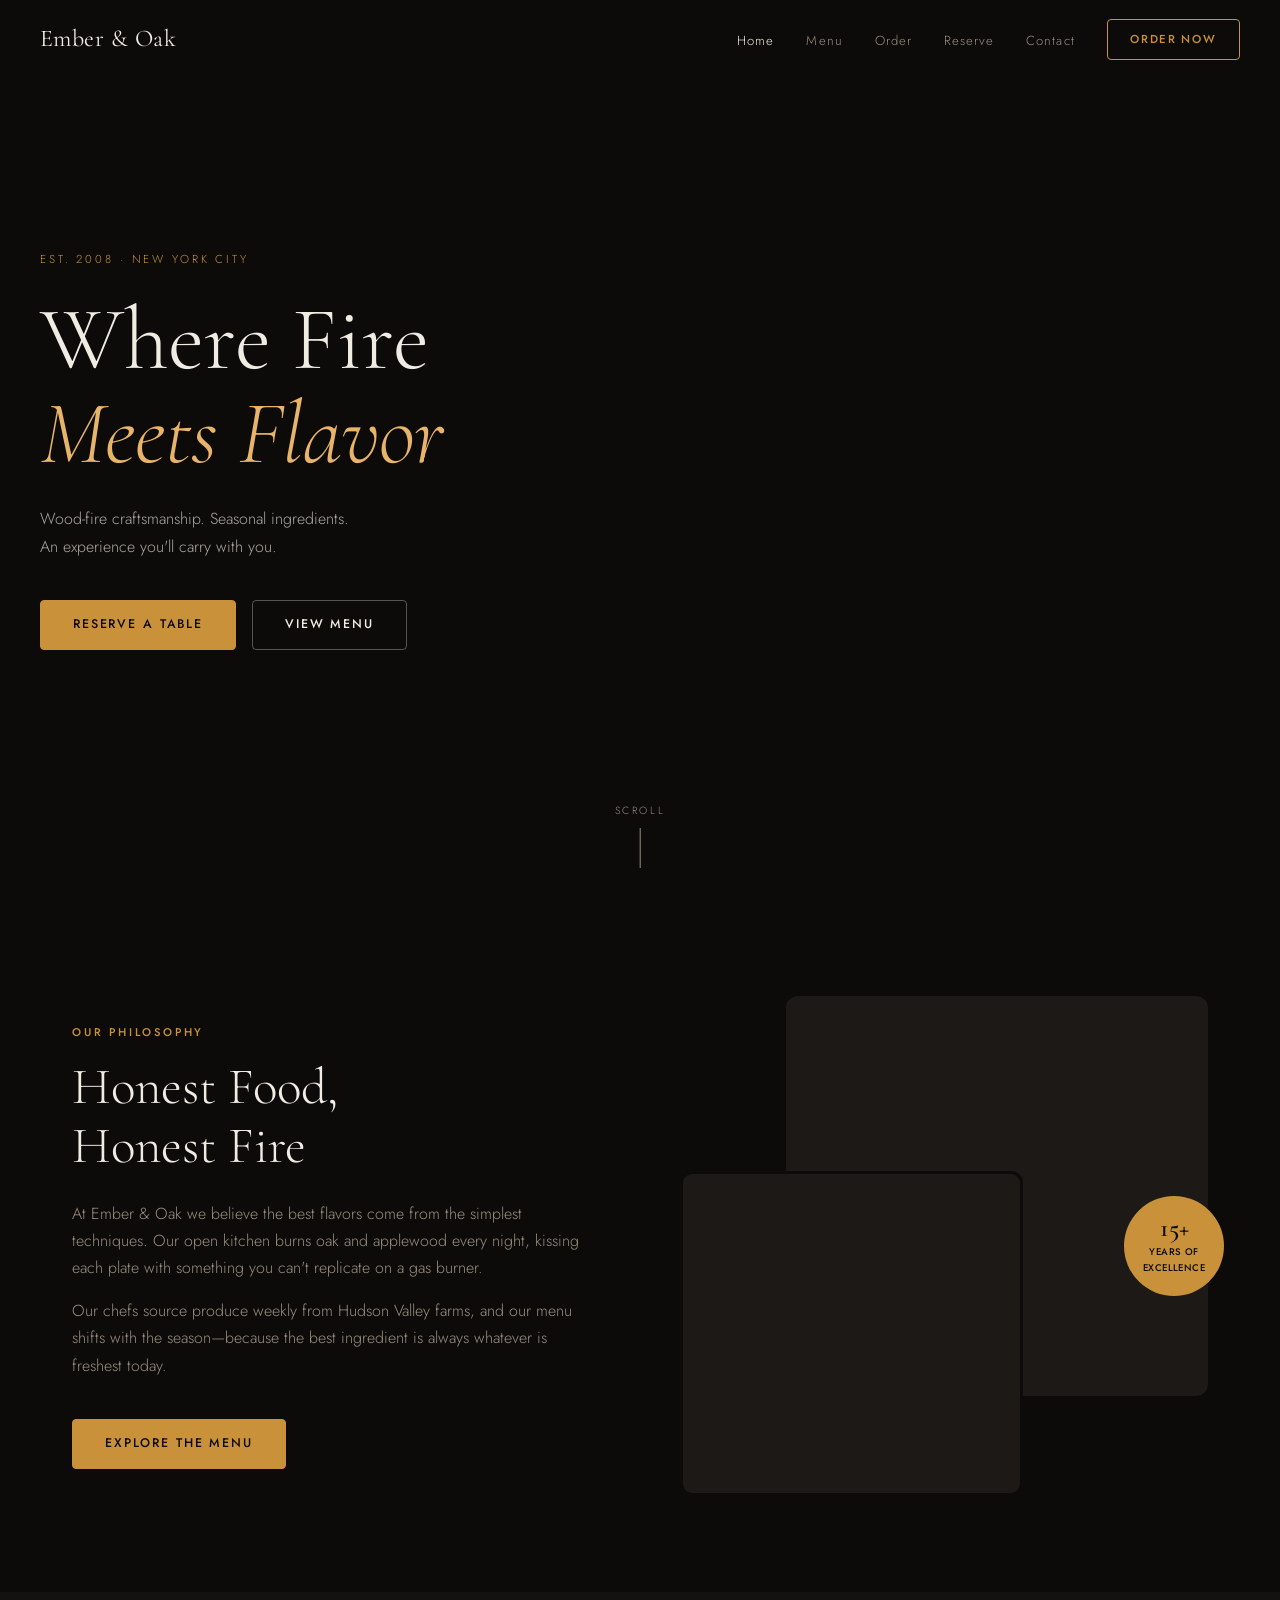
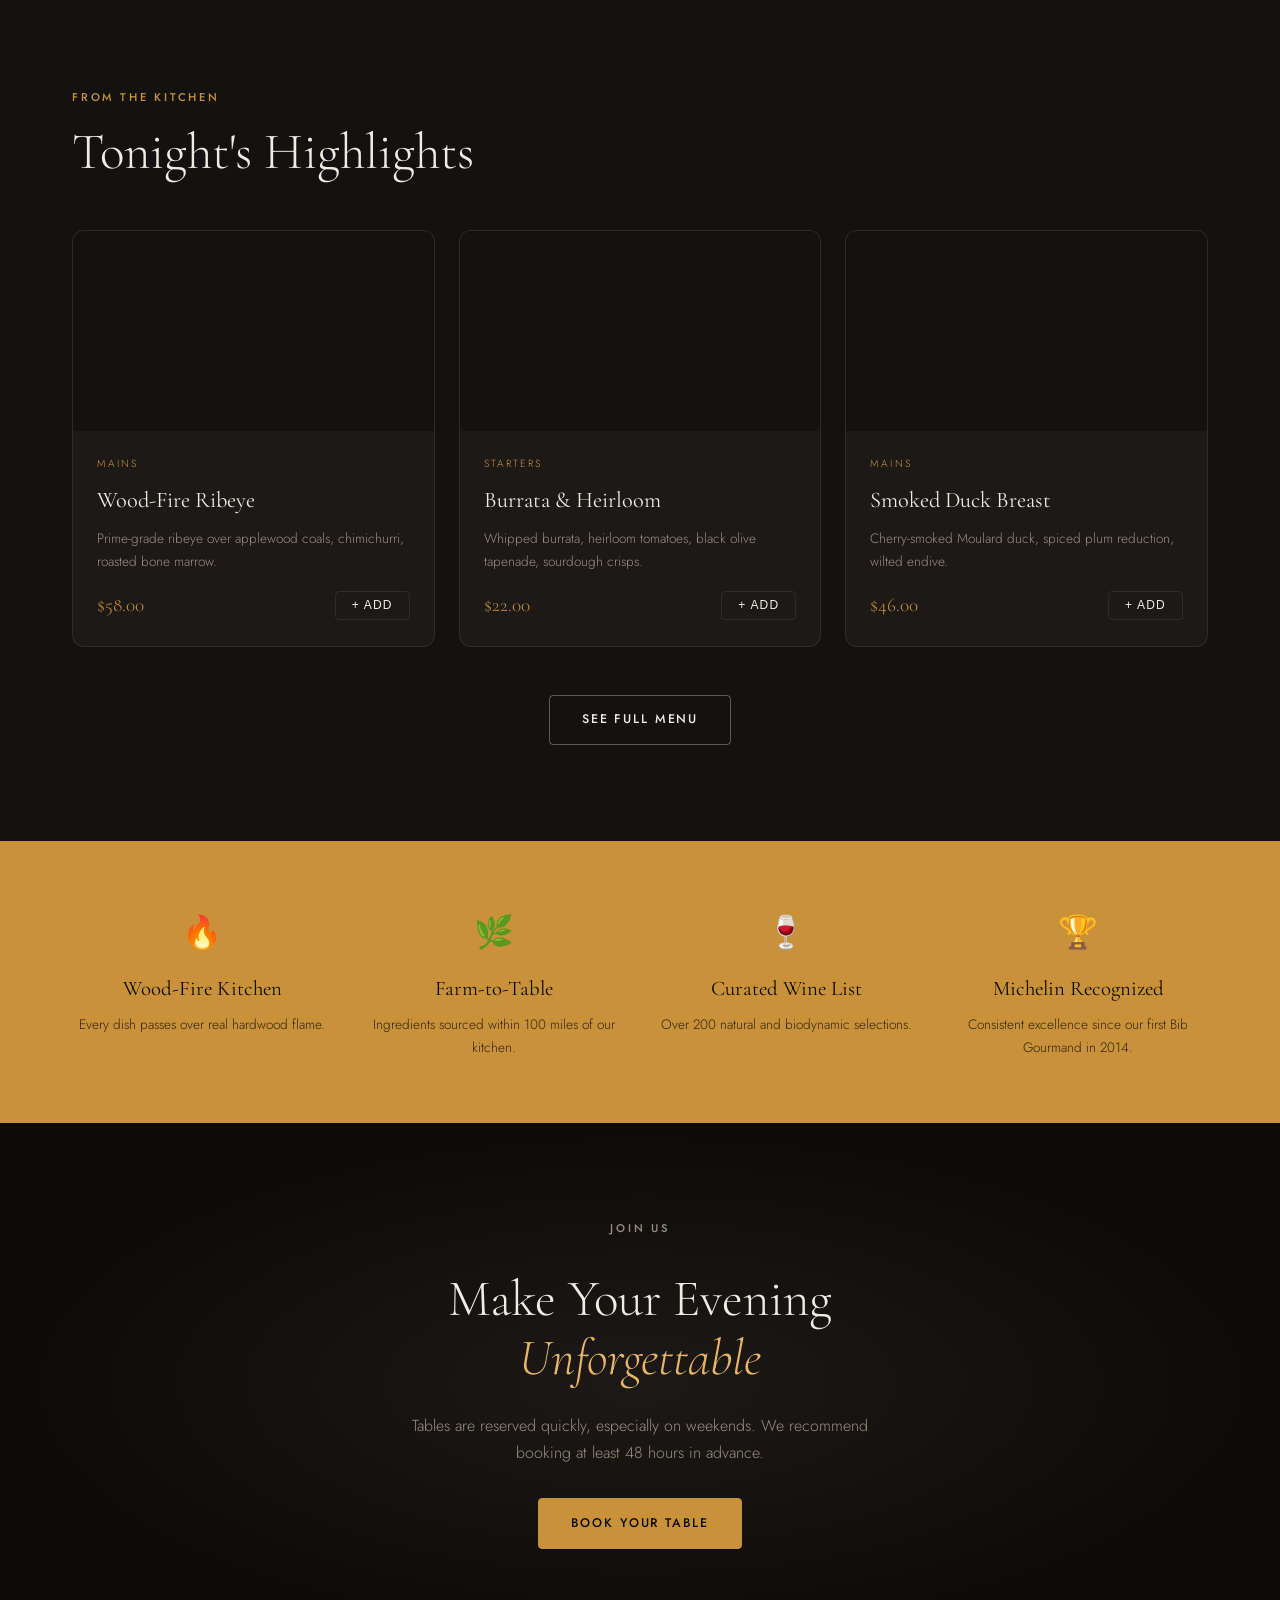
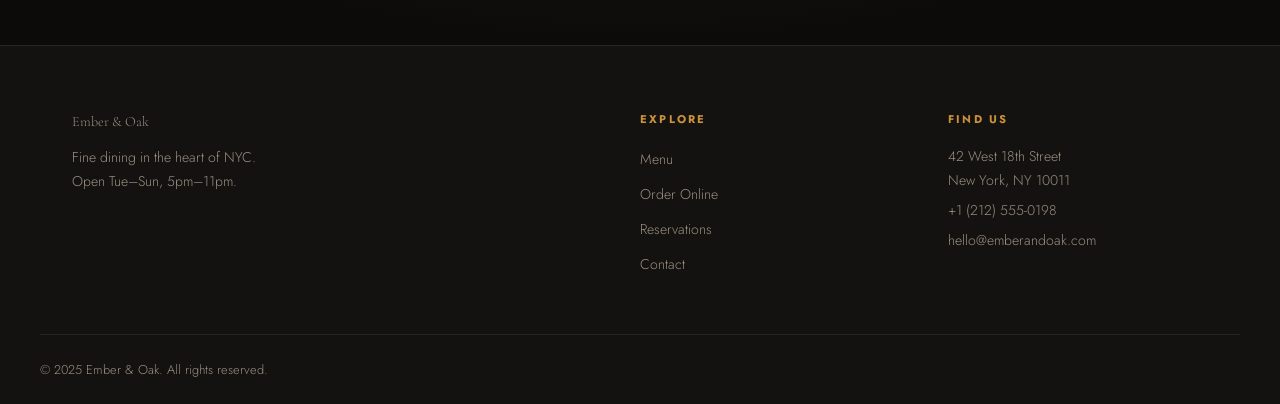
<file: frontend/index.html>
<!DOCTYPE html>
<html lang="en">
<head>
  <meta charset="UTF-8" />
  <meta name="viewport" content="width=device-width, initial-scale=1.0"/>
  <title>Ember & Oak — Fine Dining</title>
  <link rel="preconnect" href="https://fonts.googleapis.com">
  <link href="https://fonts.googleapis.com/css2?family=Cormorant+Garamond:ital,wght@0,300;0,400;0,600;1,300;1,400&family=Jost:wght@300;400;500&display=swap" rel="stylesheet">
  <link rel="stylesheet" href="css/main.css" />
</head>
<body>
  <!-- NAV -->
  <nav class="nav" id="navbar">
    <a href="index.html" class="nav__logo">Ember &amp; Oak</a>
    <ul class="nav__links">
      <li><a href="index.html" class="nav__link active">Home</a></li>
      <li><a href="pages/menu.html" class="nav__link">Menu</a></li>
      <li><a href="pages/order.html" class="nav__link">Order</a></li>
      <li><a href="pages/reservation.html" class="nav__link">Reserve</a></li>
      <li><a href="pages/contact.html" class="nav__link">Contact</a></li>
    </ul>
    <a href="pages/order.html" class="btn btn--ghost">Order Now</a>
    <button class="nav__hamburger" id="hamburger" aria-label="Menu">&#9776;</button>
  </nav>

  <!-- HERO -->
  <section class="hero">
    <div class="hero__bg"></div>
    <div class="hero__overlay"></div>
    <div class="hero__content">
      <p class="hero__eyebrow">Est. 2008 · New York City</p>
      <h1 class="hero__title">Where Fire<br><em>Meets Flavor</em></h1>
      <p class="hero__sub">Wood-fire craftsmanship. Seasonal ingredients.<br>An experience you'll carry with you.</p>
      <div class="hero__ctas">
        <a href="pages/reservation.html" class="btn btn--primary">Reserve a Table</a>
        <a href="pages/menu.html" class="btn btn--outline">View Menu</a>
      </div>
    </div>
    <div class="hero__scroll">scroll</div>
  </section>

  <!-- INTRO SECTION -->
  <section class="intro section">
    <div class="intro__grid container">
      <div class="intro__text">
        <span class="section__label">Our Philosophy</span>
        <h2 class="section__title">Honest Food,<br>Honest Fire</h2>
        <p>At Ember &amp; Oak we believe the best flavors come from the simplest techniques. Our open kitchen burns oak and applewood every night, kissing each plate with something you can't replicate on a gas burner.</p>
        <p>Our chefs source produce weekly from Hudson Valley farms, and our menu shifts with the season—because the best ingredient is always whatever is freshest today.</p>
        <a href="pages/menu.html" class="btn btn--primary" style="margin-top:1.5rem">Explore the Menu</a>
      </div>
      <div class="intro__image-stack">
        <div class="intro__img intro__img--back"></div>
        <div class="intro__img intro__img--front"></div>
        <div class="intro__badge">
          <span class="intro__badge-num">15+</span>
          <span class="intro__badge-txt">Years of Excellence</span>
        </div>
      </div>
    </div>
  </section>

  <!-- FEATURED DISHES -->
  <section class="featured section">
    <div class="container">
      <span class="section__label">From the Kitchen</span>
      <h2 class="section__title">Tonight's Highlights</h2>
      <div class="featured__grid" id="featuredDishes">
        <!-- Populated by JS -->
        <div class="dish-card skeleton"></div>
        <div class="dish-card skeleton"></div>
        <div class="dish-card skeleton"></div>
      </div>
      <div class="featured__cta">
        <a href="pages/menu.html" class="btn btn--outline">See Full Menu</a>
      </div>
    </div>
  </section>

  <!-- EXPERIENCE STRIP -->
  <section class="experience">
    <div class="experience__grid container">
      <div class="experience__item">
        <span class="experience__icon">🔥</span>
        <h3>Wood-Fire Kitchen</h3>
        <p>Every dish passes over real hardwood flame.</p>
      </div>
      <div class="experience__item">
        <span class="experience__icon">🌿</span>
        <h3>Farm-to-Table</h3>
        <p>Ingredients sourced within 100 miles of our kitchen.</p>
      </div>
      <div class="experience__item">
        <span class="experience__icon">🍷</span>
        <h3>Curated Wine List</h3>
        <p>Over 200 natural and biodynamic selections.</p>
      </div>
      <div class="experience__item">
        <span class="experience__icon">🏆</span>
        <h3>Michelin Recognized</h3>
        <p>Consistent excellence since our first Bib Gourmand in 2014.</p>
      </div>
    </div>
  </section>

  <!-- RESERVATION CTA -->
  <section class="reserve-cta section">
    <div class="reserve-cta__inner container">
      <p class="section__label">Join Us</p>
      <h2 class="section__title">Make Your Evening<br><em>Unforgettable</em></h2>
      <p>Tables are reserved quickly, especially on weekends. We recommend booking at least 48 hours in advance.</p>
      <a href="pages/reservation.html" class="btn btn--primary">Book Your Table</a>
    </div>
  </section>

  <!-- FOOTER -->
  <footer class="footer">
    <div class="footer__inner container">
      <div class="footer__brand">
        <p class="footer__logo">Ember &amp; Oak</p>
        <p>Fine dining in the heart of NYC.<br>Open Tue–Sun, 5pm–11pm.</p>
      </div>
      <div class="footer__nav">
        <h4>Explore</h4>
        <ul>
          <li><a href="pages/menu.html">Menu</a></li>
          <li><a href="pages/order.html">Order Online</a></li>
          <li><a href="pages/reservation.html">Reservations</a></li>
          <li><a href="pages/contact.html">Contact</a></li>
        </ul>
      </div>
      <div class="footer__contact">
        <h4>Find Us</h4>
        <p>42 West 18th Street<br>New York, NY 10011</p>
        <p>+1 (212) 555-0198</p>
        <p>hello@emberandoak.com</p>
      </div>
    </div>
    <div class="footer__bottom container">
      <p>&copy; 2025 Ember &amp; Oak. All rights reserved.</p>
    </div>
  </footer>

  <script src="js/api.js"></script>
  <script src="js/main.js"></script>
</body>
</html>
</file>
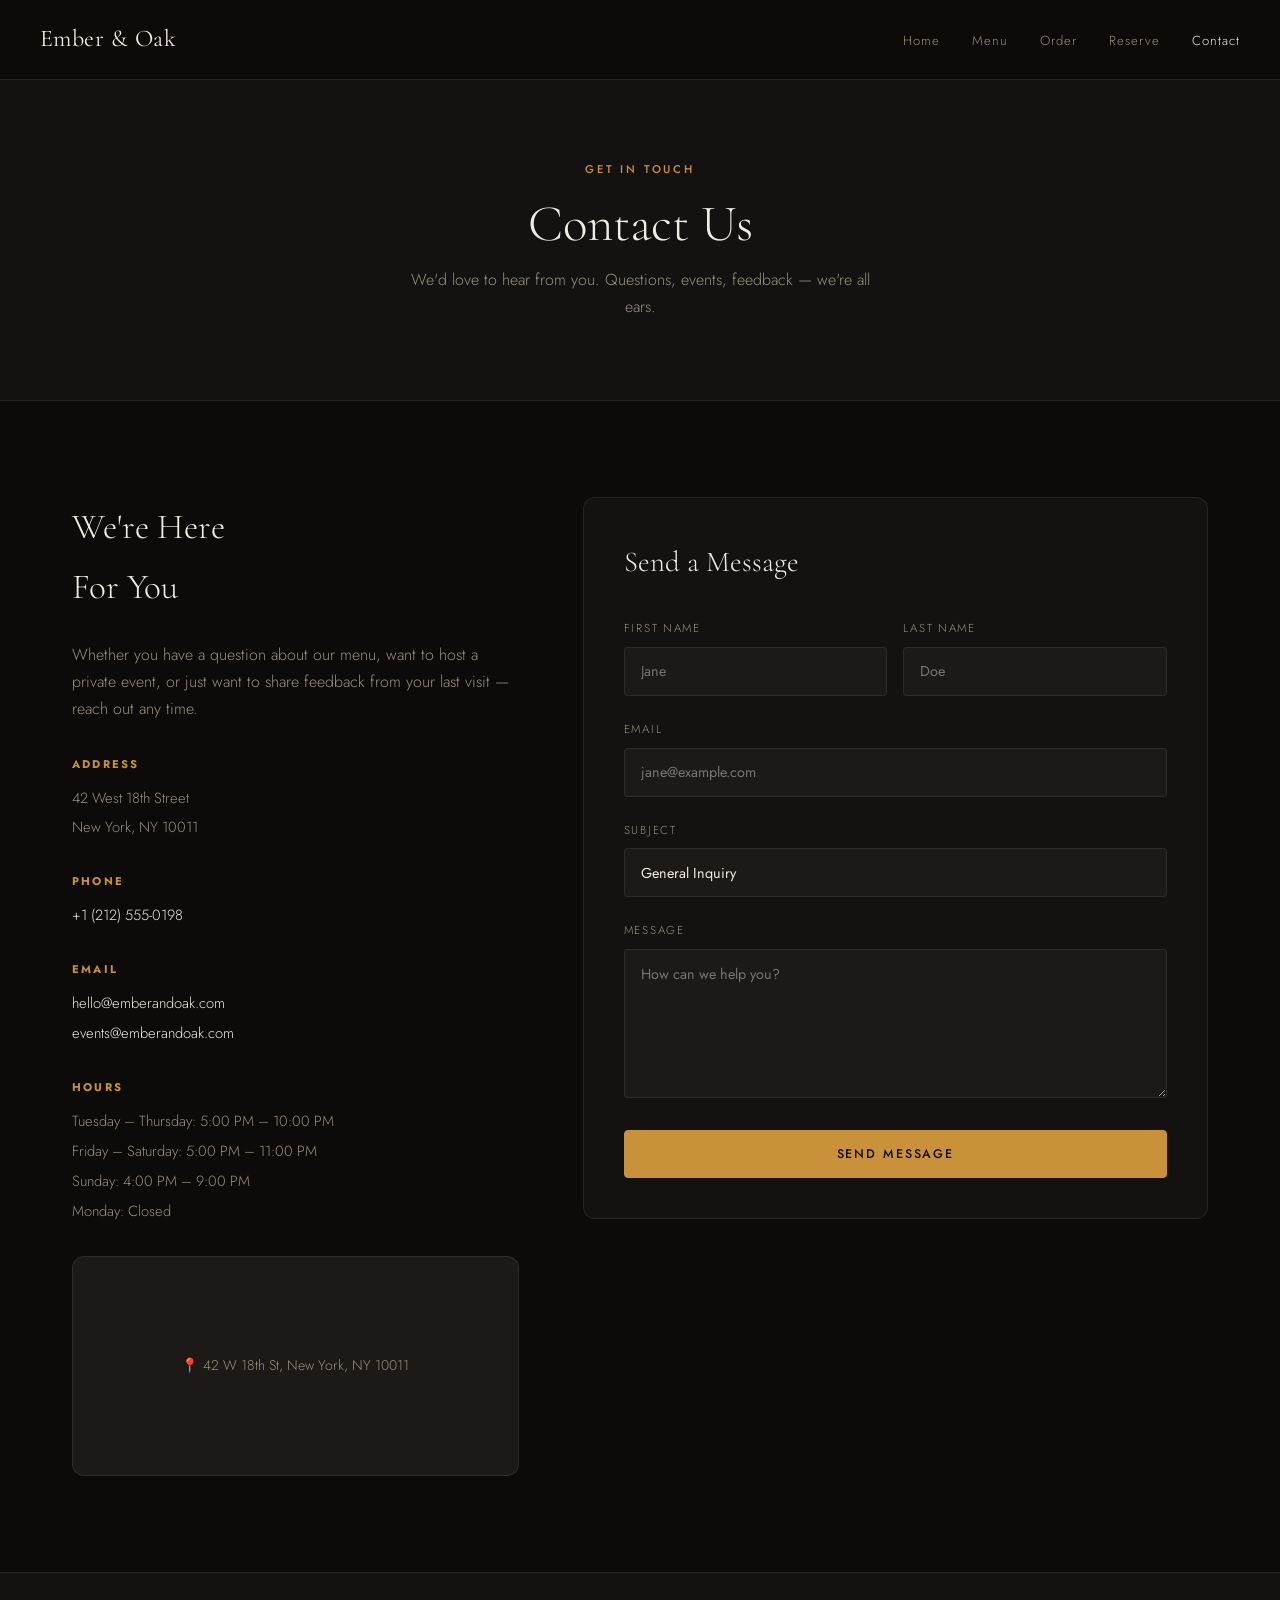
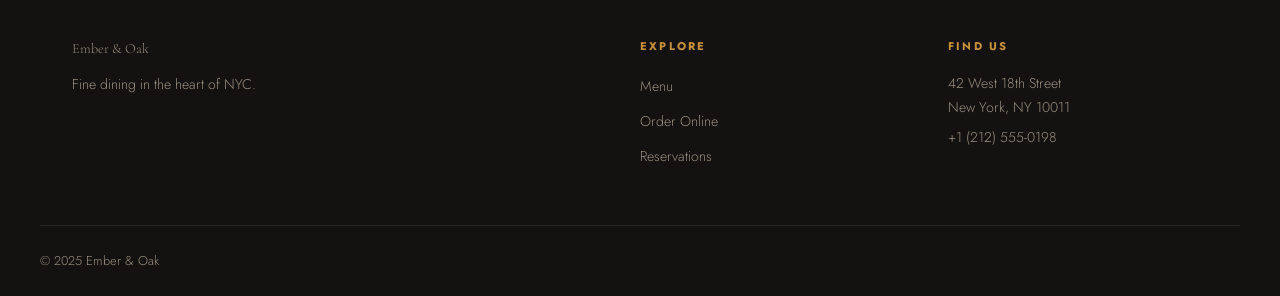
<file: frontend/pages/contact.html>
<!DOCTYPE html>
<html lang="en">
<head>
  <meta charset="UTF-8"/>
  <meta name="viewport" content="width=device-width, initial-scale=1.0"/>
  <title>Contact — Ember & Oak</title>
  <link rel="preconnect" href="https://fonts.googleapis.com">
  <link href="https://fonts.googleapis.com/css2?family=Cormorant+Garamond:ital,wght@0,300;0,400;0,600;1,300;1,400&family=Jost:wght@300;400;500&display=swap" rel="stylesheet">
  <link rel="stylesheet" href="../css/main.css"/>
  <style>
    .contact-layout { display:grid; grid-template-columns:1fr 1.4fr; gap:4rem; align-items:start; }
    @media(max-width:900px){ .contact-layout{grid-template-columns:1fr;} }
    .contact-info h2 { font-family:var(--ff-serif); font-size:2.2rem; font-weight:300; margin-bottom:1.5rem; }
    .contact-info p  { color:var(--clr-text-muted); margin-bottom:2rem; }
    .contact-block   { margin-bottom:2rem; }
    .contact-block h4 { font-size:.7rem; letter-spacing:.2em; text-transform:uppercase; color:var(--clr-accent); margin-bottom:.75rem; }
    .contact-block p  { color:var(--clr-text-muted); font-size:.92rem; margin-bottom:.3rem; }
    .contact-block a  { color:var(--clr-text); text-decoration:none; transition:color var(--transition); }
    .contact-block a:hover { color:var(--clr-accent); }
    .map-placeholder {
      width:100%; height:220px; background:var(--clr-surface-2);
      border-radius:var(--radius-lg); border:1px solid var(--clr-border);
      display:flex; align-items:center; justify-content:center;
      color:var(--clr-text-muted); font-size:.88rem; margin-top:1.5rem;
    }
    .contact-form-card {
      background:var(--clr-surface); border:1px solid var(--clr-border);
      border-radius:var(--radius-lg); padding:2.5rem;
    }
    .contact-form-card h3 { font-family:var(--ff-serif); font-size:1.8rem; font-weight:300; margin-bottom:2rem; }
  </style>
</head>
<body>
  <nav class="nav scrolled">
    <a href="../index.html" class="nav__logo">Ember &amp; Oak</a>
    <ul class="nav__links">
      <li><a href="../index.html" class="nav__link">Home</a></li>
      <li><a href="menu.html" class="nav__link">Menu</a></li>
      <li><a href="order.html" class="nav__link">Order</a></li>
      <li><a href="reservation.html" class="nav__link">Reserve</a></li>
      <li><a href="contact.html" class="nav__link active">Contact</a></li>
    </ul>
  </nav>

  <header class="page-header">
    <span class="section__label">Get in Touch</span>
    <h1 class="section__title">Contact Us</h1>
    <p>We'd love to hear from you. Questions, events, feedback — we're all ears.</p>
  </header>

  <main class="section">
    <div class="container">
      <div class="contact-layout">
        <!-- Left: Info -->
        <div class="contact-info">
          <h2>We're Here<br>For You</h2>
          <p>Whether you have a question about our menu, want to host a private event, or just want to share feedback from your last visit — reach out any time.</p>

          <div class="contact-block">
            <h4>Address</h4>
            <p>42 West 18th Street</p>
            <p>New York, NY 10011</p>
          </div>
          <div class="contact-block">
            <h4>Phone</h4>
            <p><a href="tel:+12125550198">+1 (212) 555-0198</a></p>
          </div>
          <div class="contact-block">
            <h4>Email</h4>
            <p><a href="mailto:hello@emberandoak.com">hello@emberandoak.com</a></p>
            <p><a href="mailto:events@emberandoak.com">events@emberandoak.com</a></p>
          </div>
          <div class="contact-block">
            <h4>Hours</h4>
            <p>Tuesday – Thursday: 5:00 PM – 10:00 PM</p>
            <p>Friday – Saturday:   5:00 PM – 11:00 PM</p>
            <p>Sunday:              4:00 PM – 9:00 PM</p>
            <p>Monday:              Closed</p>
          </div>

          <div class="map-placeholder">
            📍 42 W 18th St, New York, NY 10011
          </div>
        </div>

        <!-- Right: Form -->
        <div class="contact-form-card">
          <h3>Send a Message</h3>
          <div id="alertBox" class="alert alert--hidden"></div>

          <div class="form-row">
            <div class="form-group">
              <label>First Name</label>
              <input type="text" id="firstName" placeholder="Jane" required/>
            </div>
            <div class="form-group">
              <label>Last Name</label>
              <input type="text" id="lastName" placeholder="Doe" required/>
            </div>
          </div>
          <div class="form-group">
            <label>Email</label>
            <input type="email" id="email" placeholder="jane@example.com" required/>
          </div>
          <div class="form-group">
            <label>Subject</label>
            <select id="subject">
              <option value="general">General Inquiry</option>
              <option value="reservation">Reservation Help</option>
              <option value="private-event">Private Event / Buyout</option>
              <option value="feedback">Feedback</option>
              <option value="press">Press & Media</option>
              <option value="careers">Careers</option>
            </select>
          </div>
          <div class="form-group">
            <label>Message</label>
            <textarea id="message" rows="6" placeholder="How can we help you?"></textarea>
          </div>
          <button class="btn btn--primary" id="sendBtn" onclick="sendMessage()" style="width:100%">
            Send Message
          </button>
        </div>
      </div>
    </div>
  </main>

  <footer class="footer">
    <div class="footer__inner container">
      <div class="footer__brand">
        <p class="footer__logo">Ember &amp; Oak</p>
        <p>Fine dining in the heart of NYC.</p>
      </div>
      <div class="footer__nav">
        <h4>Explore</h4>
        <ul>
          <li><a href="menu.html">Menu</a></li>
          <li><a href="order.html">Order Online</a></li>
          <li><a href="reservation.html">Reservations</a></li>
        </ul>
      </div>
      <div class="footer__contact">
        <h4>Find Us</h4>
        <p>42 West 18th Street<br>New York, NY 10011</p>
        <p>+1 (212) 555-0198</p>
      </div>
    </div>
    <div class="footer__bottom container"><p>&copy; 2025 Ember &amp; Oak</p></div>
  </footer>

  <script src="../js/api.js"></script>
  <script src="../js/main.js"></script>
  <script>
    async function sendMessage() {
      const firstName = document.getElementById('firstName').value.trim();
      const email     = document.getElementById('email').value.trim();
      const message   = document.getElementById('message').value.trim();
      if (!firstName || !email || !message) {
        const el = document.getElementById('alertBox');
        el.textContent = 'Please fill in all required fields.';
        el.className = 'alert alert--error';
        return;
      }
      const btn = document.getElementById('sendBtn');
      btn.textContent = 'Sending…';
      btn.disabled = true;
      // Simulate API call
      await new Promise(r => setTimeout(r, 1000));
      const el = document.getElementById('alertBox');
      el.textContent = '✓ Thank you! Your message has been received. We'll respond within 24 hours.';
      el.className = 'alert alert--success';
      btn.textContent = 'Send Message';
      btn.disabled = false;
      ['firstName','lastName','email','message'].forEach(id => document.getElementById(id).value = '');
    }
  </script>
</body>
</html>
</file>
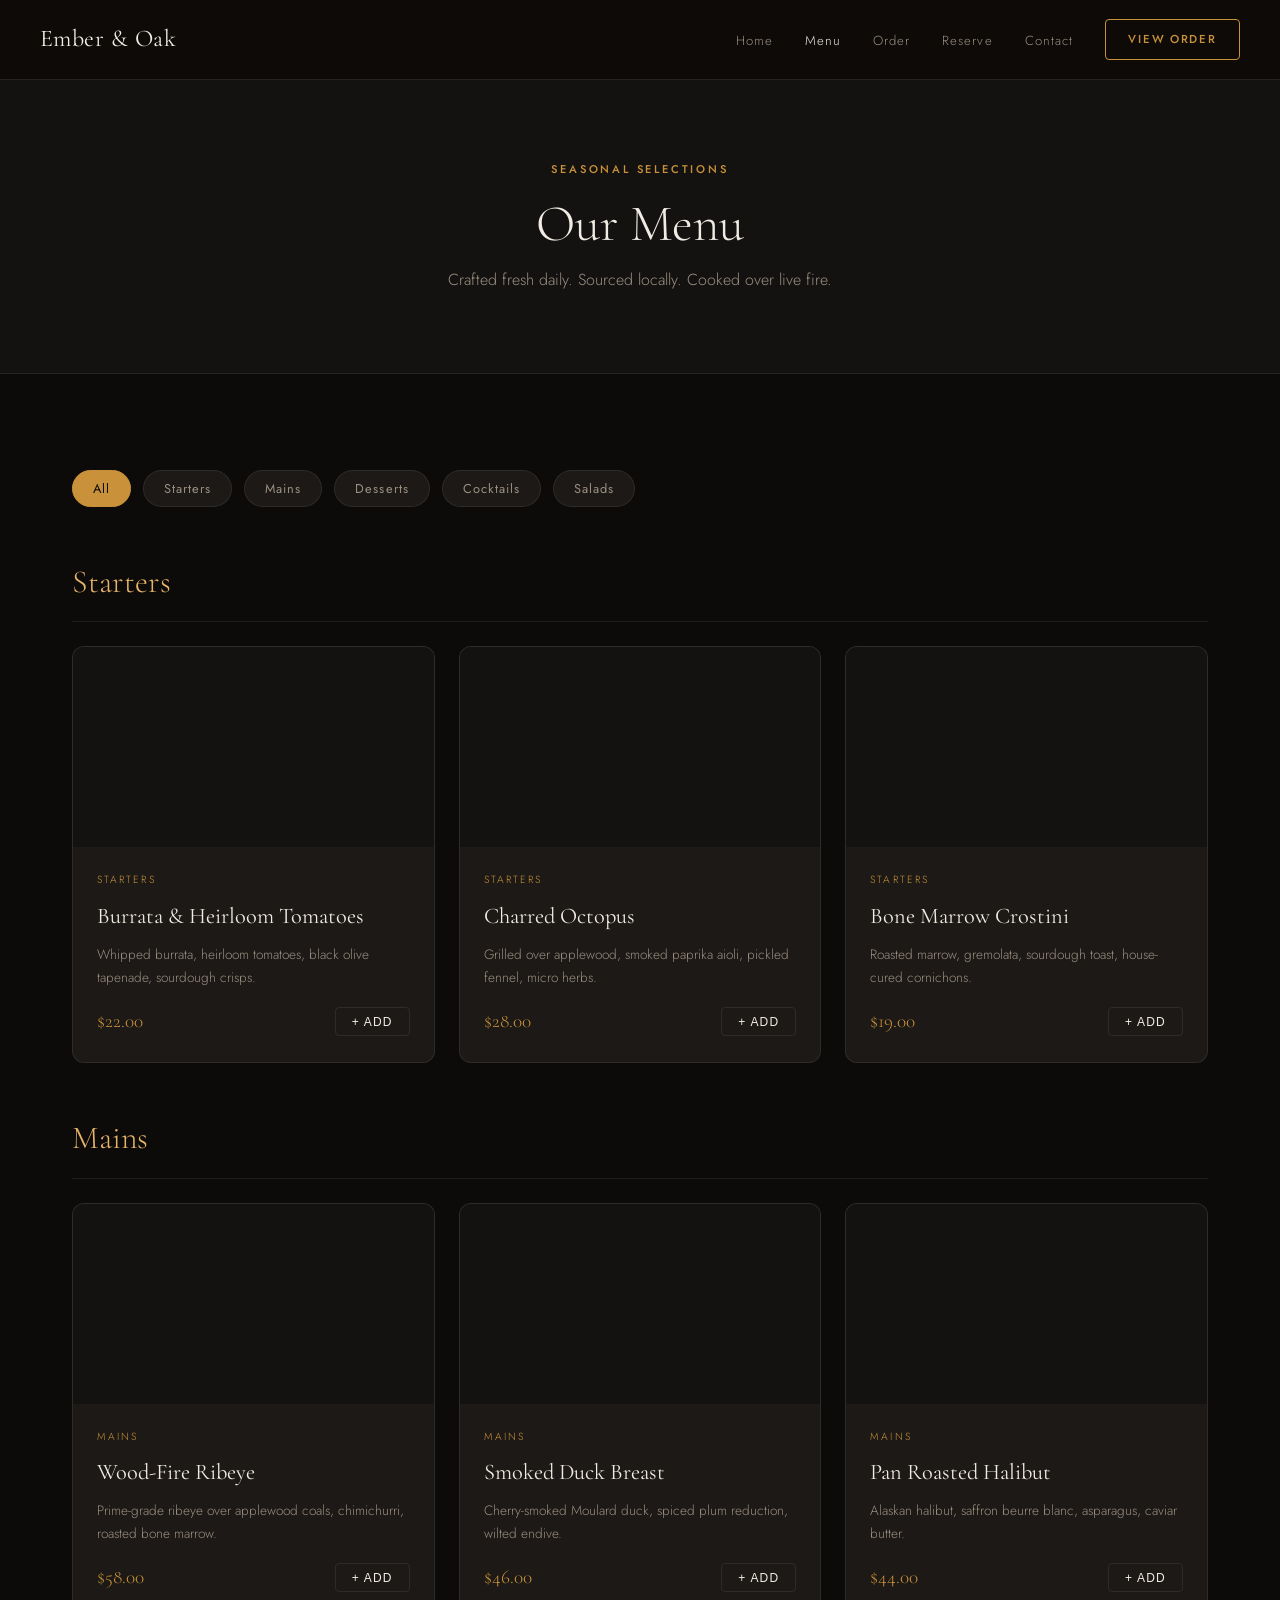
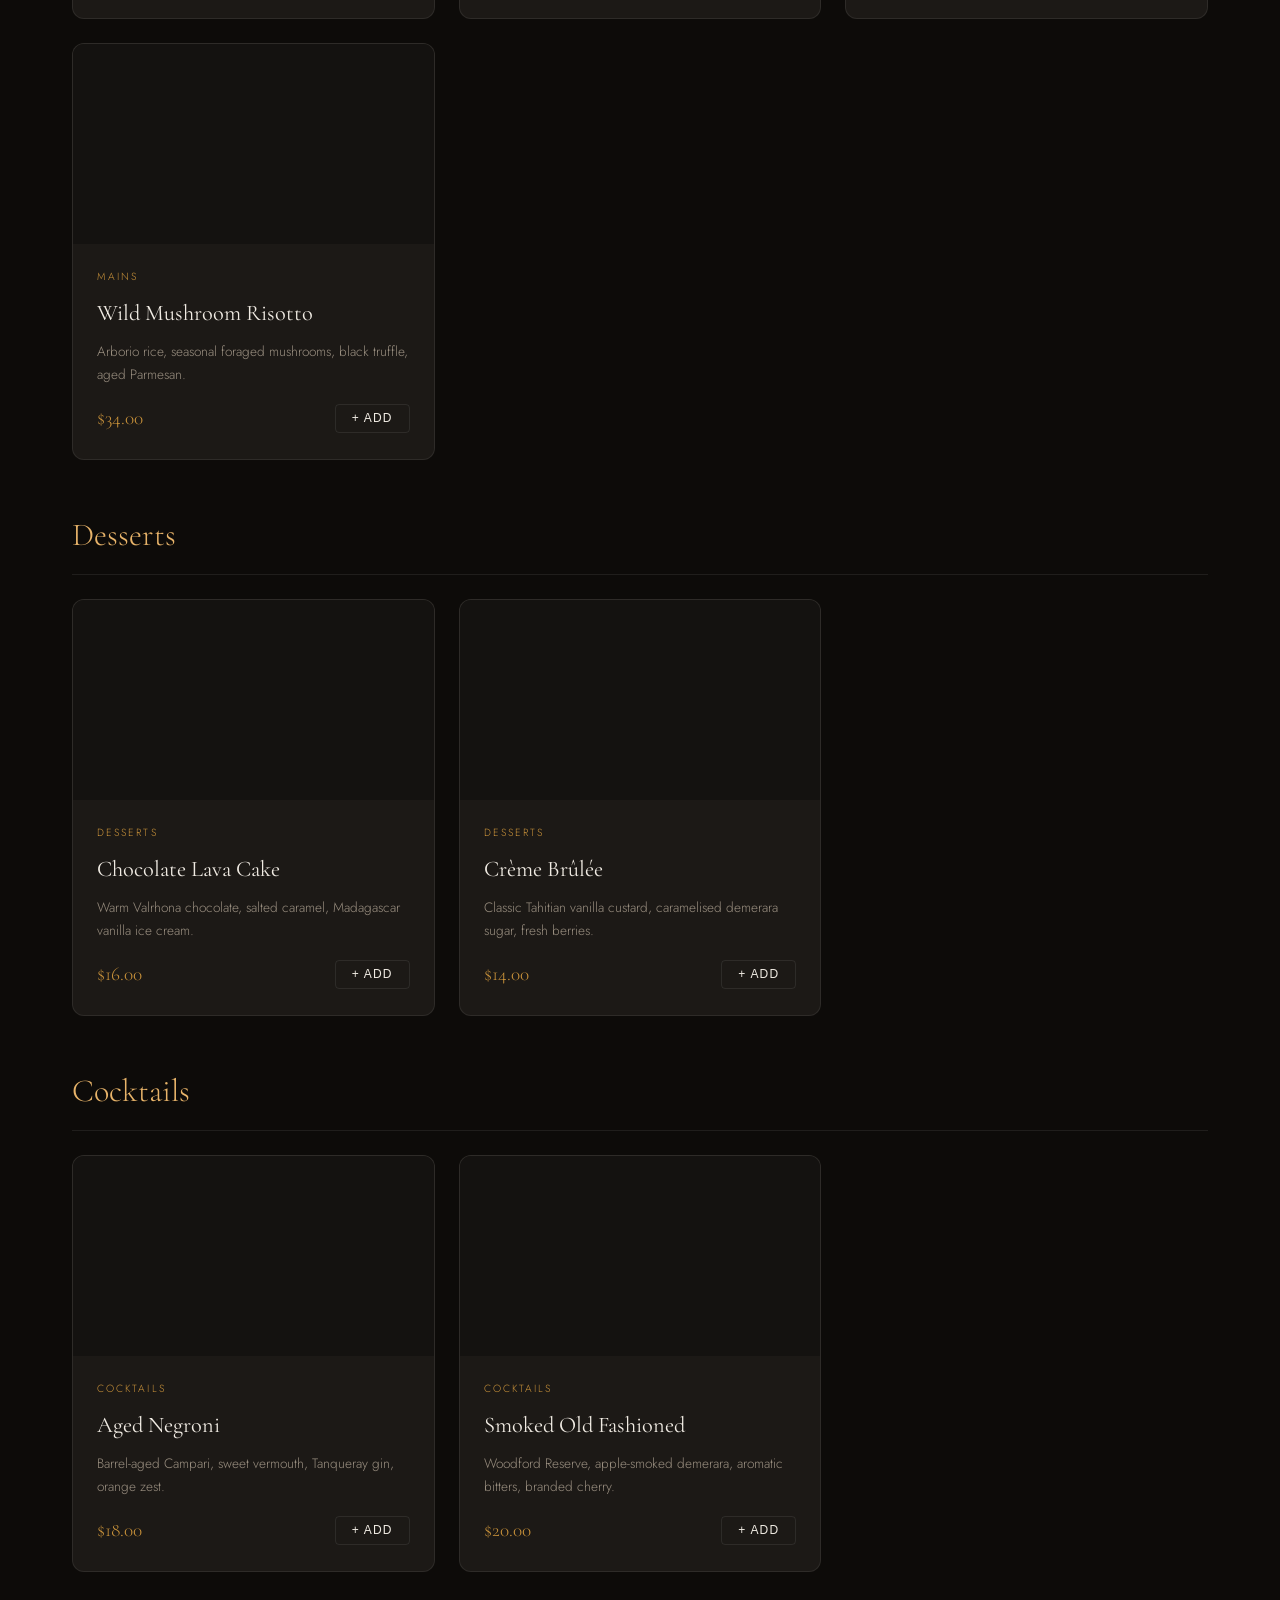
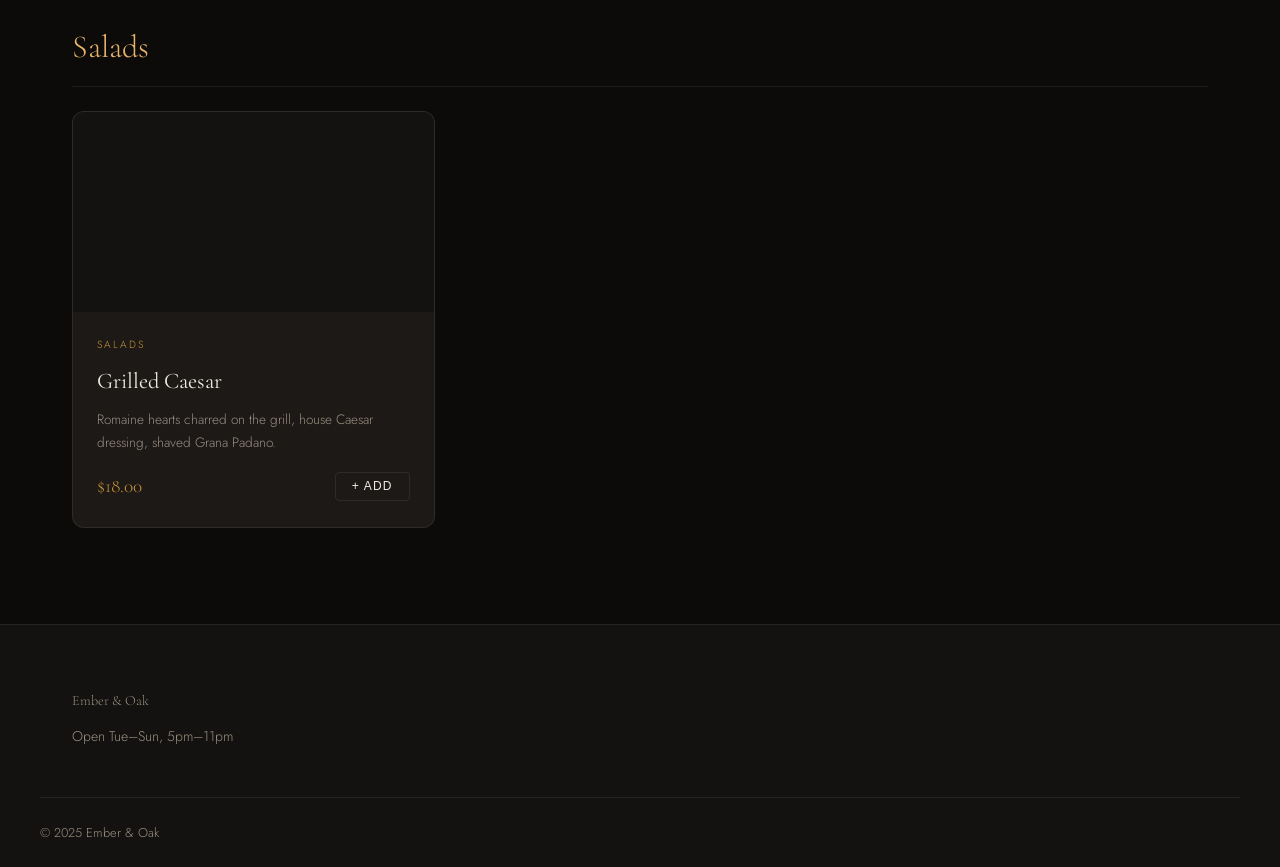
<file: frontend/pages/menu.html>
<!DOCTYPE html>
<html lang="en">
<head>
  <meta charset="UTF-8" />
  <meta name="viewport" content="width=device-width, initial-scale=1.0"/>
  <title>Menu — Ember & Oak</title>
  <link rel="preconnect" href="https://fonts.googleapis.com">
  <link href="https://fonts.googleapis.com/css2?family=Cormorant+Garamond:ital,wght@0,300;0,400;0,600;1,300;1,400&family=Jost:wght@300;400;500&display=swap" rel="stylesheet">
  <link rel="stylesheet" href="../css/main.css" />
  <style>
    .menu-filters { display: flex; gap: 0.75rem; flex-wrap: wrap; margin-bottom: 3rem; }
    .filter-btn {
      background: var(--clr-surface-2); border: 1px solid var(--clr-border);
      color: var(--clr-text-muted); padding: 0.5rem 1.25rem;
      border-radius: 2rem; font-size: 0.8rem; font-family: var(--ff-sans);
      letter-spacing: 0.08em; cursor: pointer; transition: var(--transition);
    }
    .filter-btn:hover, .filter-btn.active {
      background: var(--clr-accent); border-color: var(--clr-accent); color: var(--clr-bg);
    }
    .menu-grid { display: grid; grid-template-columns: repeat(3,1fr); gap: 1.5rem; }
    @media(max-width:900px){ .menu-grid{grid-template-columns:repeat(2,1fr);} }
    @media(max-width:600px){ .menu-grid{grid-template-columns:1fr;} }
    .menu-section-title {
      font-family: var(--ff-serif); font-size: 2rem; font-weight: 300;
      color: var(--clr-accent-lt); margin: 3rem 0 1.5rem;
      padding-bottom: 0.75rem; border-bottom: 1px solid var(--clr-border);
    }
    .cart-float {
      position: fixed; bottom: 2rem; right: 2rem; z-index: 200;
      background: var(--clr-accent); color: var(--clr-bg);
      padding: 1rem 1.5rem; border-radius: 2rem;
      font-family: var(--ff-sans); font-size: 0.85rem; font-weight: 500;
      cursor: pointer; display: none; align-items: center; gap: 0.75rem;
      border: none; box-shadow: 0 4px 20px rgba(201,146,58,0.4);
    }
    .cart-float.visible { display: flex; }
    .cart-float__count {
      background: var(--clr-bg); color: var(--clr-accent);
      border-radius: 50%; width: 24px; height: 24px;
      display: flex; align-items: center; justify-content: center;
      font-size: 0.78rem; font-weight: 600;
    }
  </style>
</head>
<body>
  <nav class="nav scrolled">
    <a href="../index.html" class="nav__logo">Ember &amp; Oak</a>
    <ul class="nav__links">
      <li><a href="../index.html" class="nav__link">Home</a></li>
      <li><a href="menu.html" class="nav__link active">Menu</a></li>
      <li><a href="order.html" class="nav__link">Order</a></li>
      <li><a href="reservation.html" class="nav__link">Reserve</a></li>
      <li><a href="contact.html" class="nav__link">Contact</a></li>
    </ul>
    <a href="order.html" class="btn btn--ghost">View Order <span id="cartBadge" style="display:none;background:#fff;color:var(--clr-accent);border-radius:50%;padding:0 5px;font-size:.7rem;margin-left:.4rem;"></span></a>
  </nav>

  <header class="page-header">
    <span class="section__label">Seasonal Selections</span>
    <h1 class="section__title">Our Menu</h1>
    <p>Crafted fresh daily. Sourced locally. Cooked over live fire.</p>
  </header>

  <main class="section">
    <div class="container">
      <!-- Category Filters -->
      <div class="menu-filters" id="filters">
        <button class="filter-btn active" data-cat="all">All</button>
        <!-- Populated by JS -->
      </div>

      <!-- Menu Items Grid -->
      <div id="menuContent">
        <div class="menu-grid" id="menuGrid">
          <!-- Skeleton cards -->
          <div class="dish-card skeleton" style="height:320px"></div>
          <div class="dish-card skeleton" style="height:320px"></div>
          <div class="dish-card skeleton" style="height:320px"></div>
          <div class="dish-card skeleton" style="height:320px"></div>
          <div class="dish-card skeleton" style="height:320px"></div>
          <div class="dish-card skeleton" style="height:320px"></div>
        </div>
      </div>
    </div>
  </main>

  <!-- Floating Cart Button -->
  <button class="cart-float" id="cartFloat" onclick="window.location='order.html'">
    <span>View My Order</span>
    <span class="cart-float__count" id="cartCount">0</span>
  </button>

  <footer class="footer">
    <div class="footer__inner container">
      <div class="footer__brand">
        <p class="footer__logo">Ember &amp; Oak</p>
        <p>Open Tue–Sun, 5pm–11pm</p>
      </div>
    </div>
    <div class="footer__bottom container"><p>&copy; 2025 Ember &amp; Oak</p></div>
  </footer>

  <script src="../js/api.js"></script>
  <script src="../js/main.js"></script>
  <script src="../js/menu.js"></script>
</body>
</html>
</file>
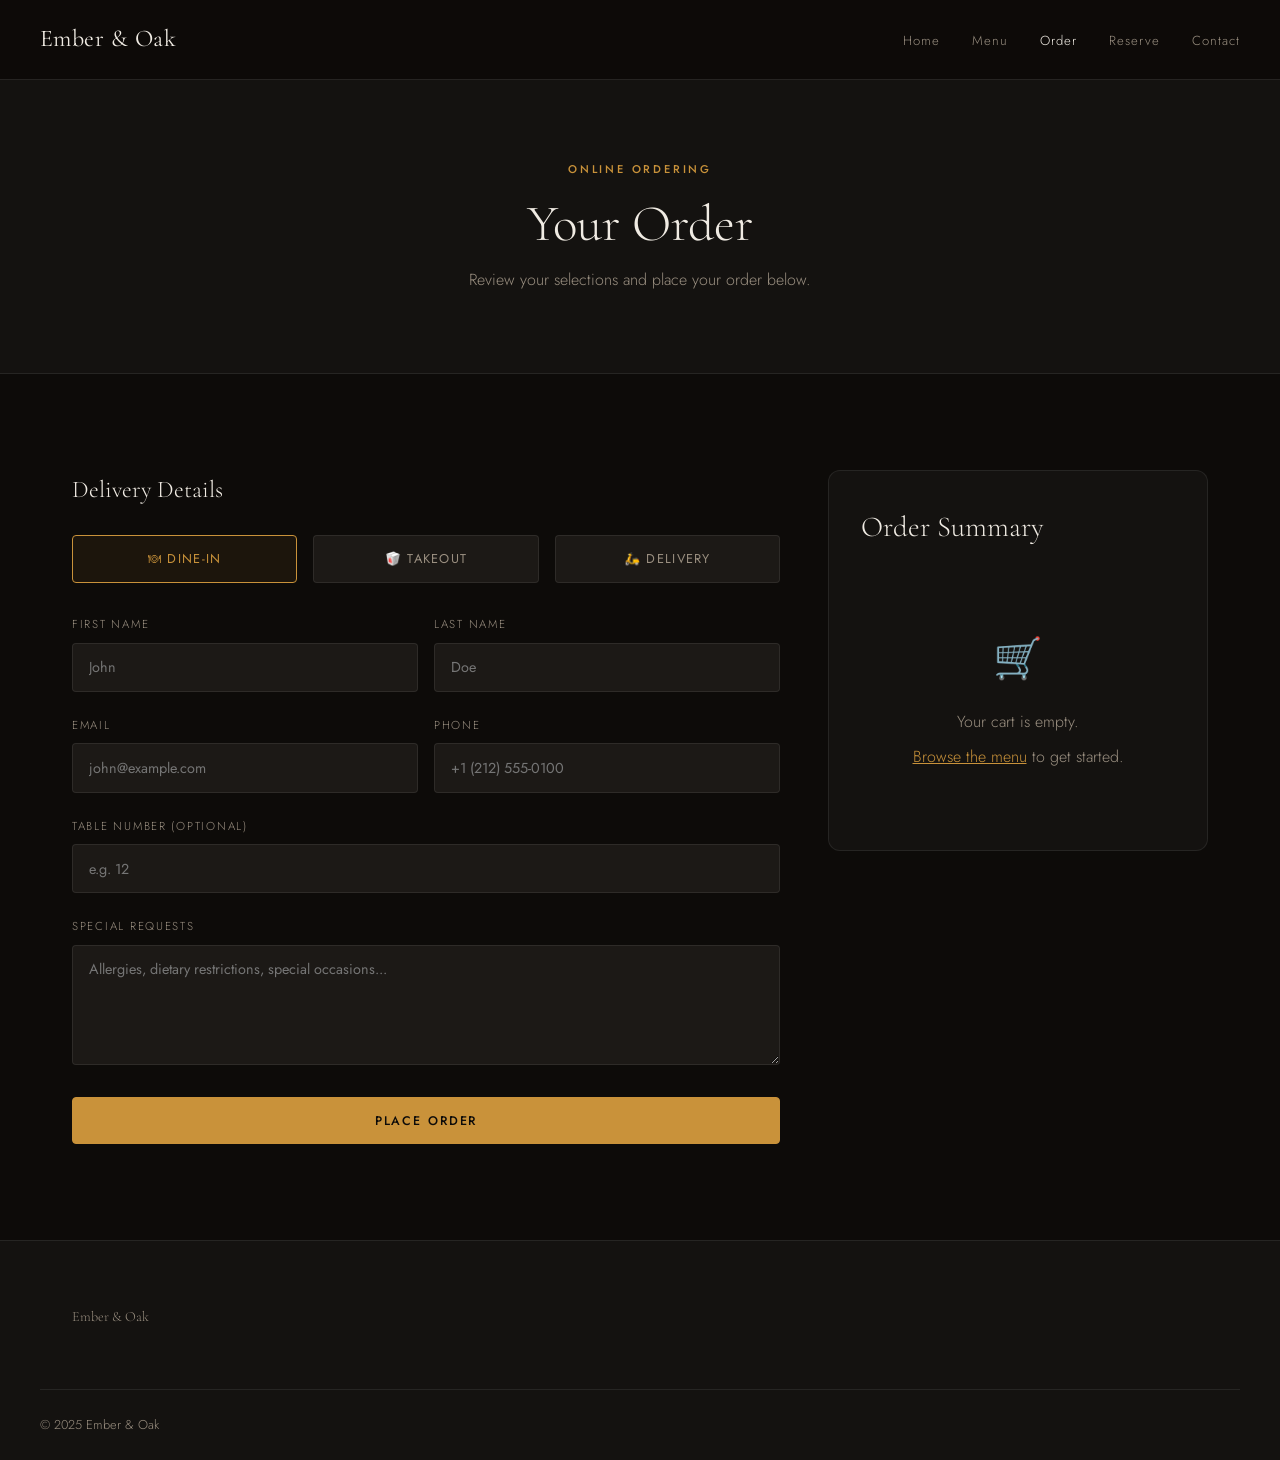
<file: frontend/pages/order.html>
<!DOCTYPE html>
<html lang="en">
<head>
  <meta charset="UTF-8"/>
  <meta name="viewport" content="width=device-width, initial-scale=1.0"/>
  <title>Order — Ember & Oak</title>
  <link rel="preconnect" href="https://fonts.googleapis.com">
  <link href="https://fonts.googleapis.com/css2?family=Cormorant+Garamond:ital,wght@0,300;0,400;0,600;1,300;1,400&family=Jost:wght@300;400;500&display=swap" rel="stylesheet">
  <link rel="stylesheet" href="../css/main.css"/>
  <style>
    .order-layout { display: grid; grid-template-columns: 1fr 380px; gap: 3rem; align-items: start; }
    @media(max-width:900px){ .order-layout{grid-template-columns:1fr;} }

    .order-panel {
      background: var(--clr-surface); border: 1px solid var(--clr-border);
      border-radius: var(--radius-lg); padding: 2rem; position: sticky; top: 6rem;
    }
    .order-panel h2 { font-family: var(--ff-serif); font-size: 1.8rem; font-weight: 300; margin-bottom: 1.5rem; }

    .cart-items { list-style: none; margin-bottom: 1.5rem; }
    .cart-item {
      display: flex; align-items: center; justify-content: space-between;
      padding: 0.85rem 0; border-bottom: 1px solid var(--clr-border);
      gap: 1rem;
    }
    .cart-item__info { flex: 1; }
    .cart-item__name { font-size: 0.95rem; margin-bottom: 0.2rem; }
    .cart-item__price { font-size: 0.82rem; color: var(--clr-text-muted); }
    .cart-item__qty {
      display: flex; align-items: center; gap: 0.5rem; font-size: 0.85rem;
    }
    .qty-btn {
      background: var(--clr-surface-2); border: 1px solid var(--clr-border);
      color: var(--clr-text); width: 28px; height: 28px; border-radius: var(--radius);
      cursor: pointer; font-size: 1rem; line-height: 1;
      display: flex; align-items: center; justify-content: center;
      transition: var(--transition);
    }
    .qty-btn:hover { background: var(--clr-accent); border-color: var(--clr-accent); color: var(--clr-bg); }

    .cart-totals { margin: 1.5rem 0; }
    .cart-row { display: flex; justify-content: space-between; font-size: 0.9rem; color: var(--clr-text-muted); margin-bottom: 0.4rem; }
    .cart-row.total { color: var(--clr-text); font-size: 1.1rem; font-family: var(--ff-serif); font-weight: 400; padding-top: 0.75rem; border-top: 1px solid var(--clr-border); margin-top: 0.75rem; }

    .empty-cart { text-align: center; padding: 3rem 0; color: var(--clr-text-muted); }
    .empty-cart a { color: var(--clr-accent); }

    .order-form-section h3 { font-family: var(--ff-serif); font-size: 1.5rem; font-weight: 300; margin-bottom: 1.5rem; }
    .order-type { display: flex; gap: 1rem; margin-bottom: 2rem; }
    .type-btn {
      flex: 1; padding: 0.85rem; background: var(--clr-surface-2);
      border: 1px solid var(--clr-border); color: var(--clr-text-muted);
      border-radius: var(--radius); cursor: pointer; font-family: var(--ff-sans);
      font-size: 0.8rem; letter-spacing: 0.1em; text-transform: uppercase;
      transition: var(--transition);
    }
    .type-btn.active { border-color: var(--clr-accent); color: var(--clr-accent); background: rgba(201,146,58,0.08); }

    .order-success {
      text-align: center; padding: 3rem 0;
    }
    .order-success__icon { font-size: 3rem; margin-bottom: 1rem; }
    .order-success h3 { font-family: var(--ff-serif); font-size: 2rem; margin-bottom: 0.75rem; }
    .order-success p { color: var(--clr-text-muted); }
  </style>
</head>
<body>
  <nav class="nav scrolled">
    <a href="../index.html" class="nav__logo">Ember &amp; Oak</a>
    <ul class="nav__links">
      <li><a href="../index.html" class="nav__link">Home</a></li>
      <li><a href="menu.html" class="nav__link">Menu</a></li>
      <li><a href="order.html" class="nav__link active">Order</a></li>
      <li><a href="reservation.html" class="nav__link">Reserve</a></li>
      <li><a href="contact.html" class="nav__link">Contact</a></li>
    </ul>
  </nav>

  <header class="page-header">
    <span class="section__label">Online Ordering</span>
    <h1 class="section__title">Your Order</h1>
    <p>Review your selections and place your order below.</p>
  </header>

  <main class="section">
    <div class="container">
      <div class="order-layout">
        <!-- LEFT: Order Form -->
        <div class="order-form-section">
          <div id="orderSuccess" class="order-success" style="display:none">
            <div class="order-success__icon">✅</div>
            <h3>Order Confirmed!</h3>
            <p>Your order <strong id="orderId"></strong> has been placed.<br>We'll have it ready shortly.</p>
            <a href="menu.html" class="btn btn--primary" style="margin-top:2rem">Order More</a>
          </div>

          <div id="orderForm">
            <h3>Delivery Details</h3>

            <div class="order-type">
              <button class="type-btn active" id="btnDineIn"   onclick="setType('DINE_IN')">🍽 Dine-In</button>
              <button class="type-btn"        id="btnTakeout"  onclick="setType('TAKEOUT')">🥡 Takeout</button>
              <button class="type-btn"        id="btnDelivery" onclick="setType('DELIVERY')">🛵 Delivery</button>
            </div>

            <div id="alertBox" class="alert alert--hidden"></div>

            <div class="form-row">
              <div class="form-group">
                <label>First Name</label>
                <input type="text" id="firstName" placeholder="John" required/>
              </div>
              <div class="form-group">
                <label>Last Name</label>
                <input type="text" id="lastName" placeholder="Doe" required/>
              </div>
            </div>
            <div class="form-row">
              <div class="form-group">
                <label>Email</label>
                <input type="email" id="email" placeholder="john@example.com" required/>
              </div>
              <div class="form-group">
                <label>Phone</label>
                <input type="tel" id="phone" placeholder="+1 (212) 555-0100" required/>
              </div>
            </div>

            <div id="deliveryFields" style="display:none">
              <div class="form-group">
                <label>Delivery Address</label>
                <input type="text" id="address" placeholder="123 Main St, New York, NY 10001"/>
              </div>
            </div>

            <div id="tableField">
              <div class="form-group">
                <label>Table Number (optional)</label>
                <input type="number" id="tableNumber" placeholder="e.g. 12" min="1" max="50"/>
              </div>
            </div>

            <div class="form-group">
              <label>Special Requests</label>
              <textarea id="notes" placeholder="Allergies, dietary restrictions, special occasions..."></textarea>
            </div>

            <button class="btn btn--primary" id="placeOrderBtn" onclick="placeOrder()" style="width:100%">
              Place Order
            </button>
          </div>
        </div>

        <!-- RIGHT: Cart Summary -->
        <div class="order-panel">
          <h2>Order Summary</h2>
          <div id="cartSummary"></div>
        </div>
      </div>
    </div>
  </main>

  <footer class="footer">
    <div class="footer__inner container">
      <div class="footer__brand"><p class="footer__logo">Ember &amp; Oak</p></div>
    </div>
    <div class="footer__bottom container"><p>&copy; 2025 Ember &amp; Oak</p></div>
  </footer>

  <script src="../js/api.js"></script>
  <script src="../js/main.js"></script>
  <script src="../js/order.js"></script>
</body>
</html>
</file>
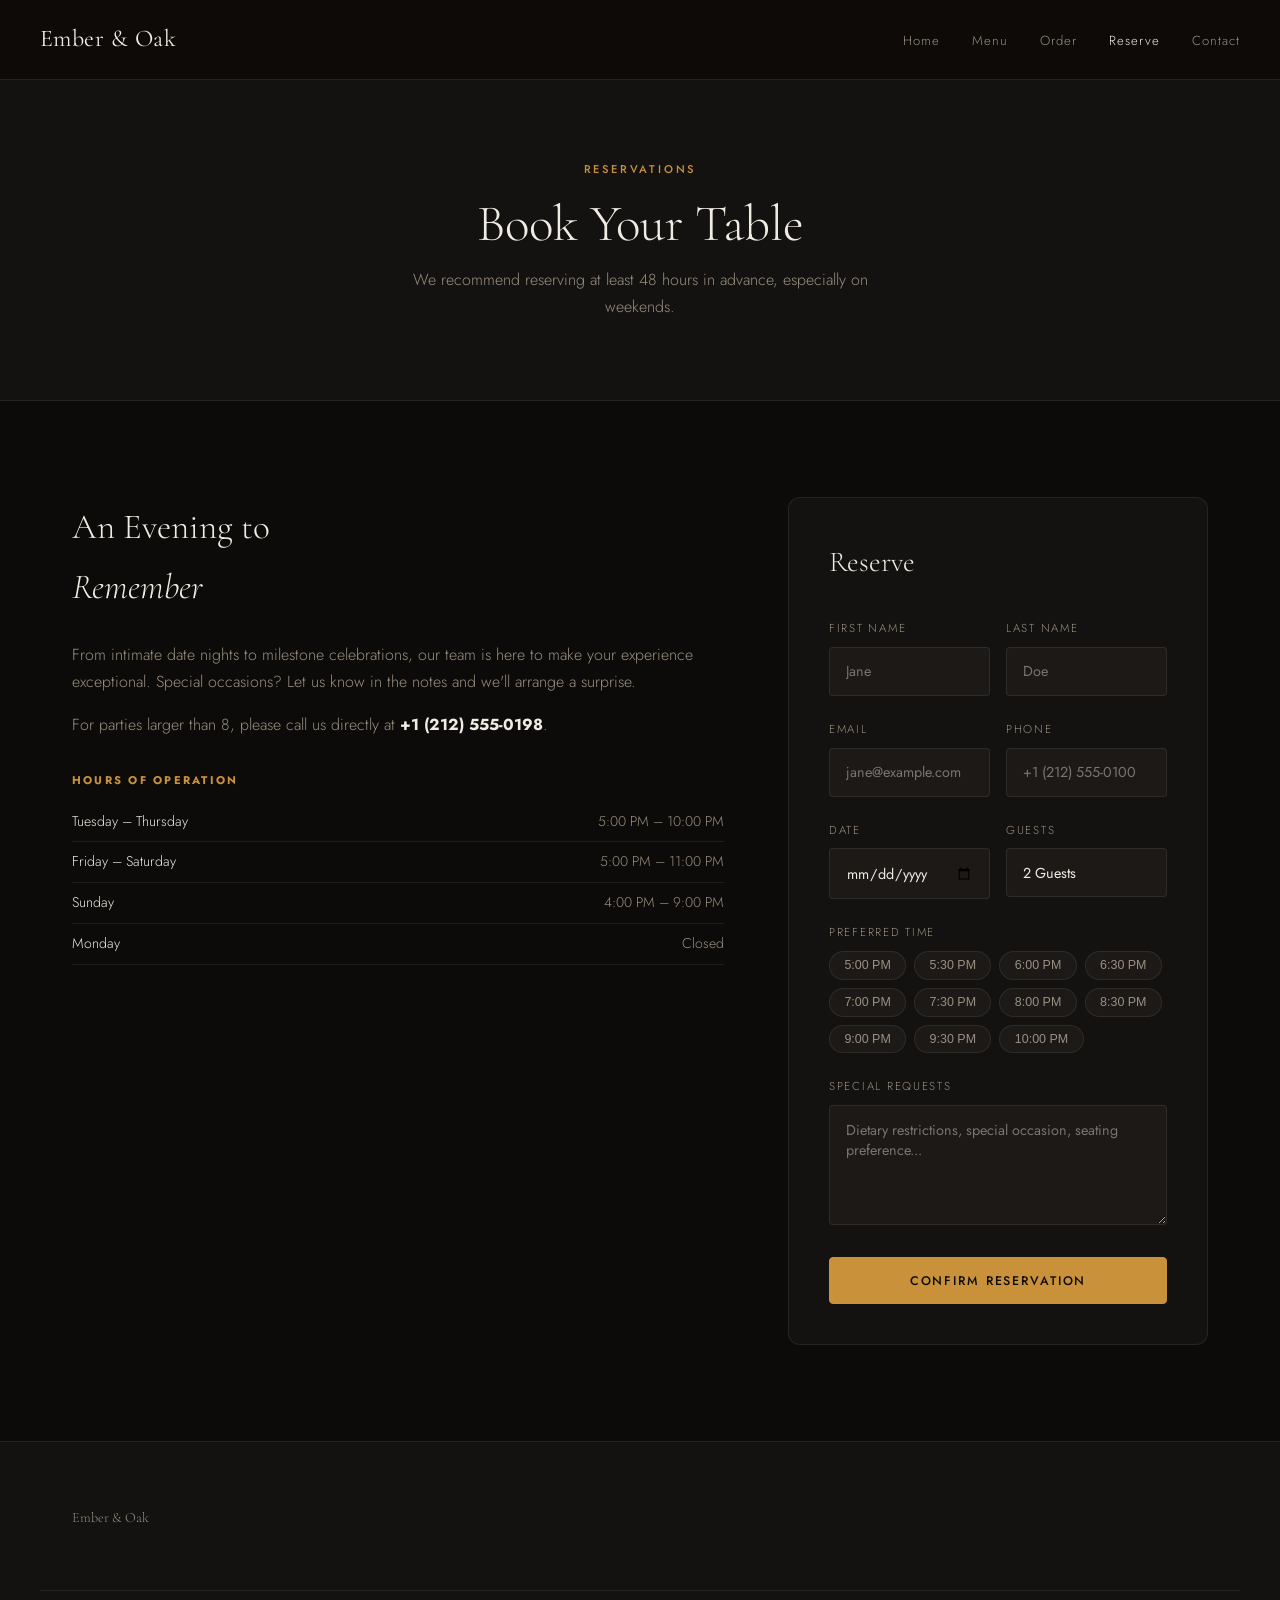
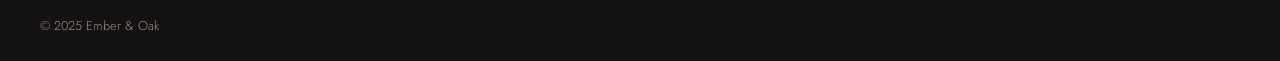
<file: frontend/pages/reservation.html>
<!DOCTYPE html>
<html lang="en">
<head>
  <meta charset="UTF-8"/>
  <meta name="viewport" content="width=device-width, initial-scale=1.0"/>
  <title>Reserve a Table — Ember & Oak</title>
  <link rel="preconnect" href="https://fonts.googleapis.com">
  <link href="https://fonts.googleapis.com/css2?family=Cormorant+Garamond:ital,wght@0,300;0,400;0,600;1,300;1,400&family=Jost:wght@300;400;500&display=swap" rel="stylesheet">
  <link rel="stylesheet" href="../css/main.css"/>
  <style>
    .reservation-layout { display: grid; grid-template-columns: 1fr 420px; gap: 4rem; align-items: start; }
    @media(max-width:900px){ .reservation-layout{grid-template-columns:1fr;} }
    .res-info { }
    .res-info h2 { font-family:var(--ff-serif); font-size:2.2rem; font-weight:300; margin-bottom:1.5rem; }
    .res-info p  { color: var(--clr-text-muted); margin-bottom:1rem; }
    .res-hours { margin-top: 2rem; }
    .res-hours h4 { font-size:.7rem; letter-spacing:.2em; text-transform:uppercase; color:var(--clr-accent); margin-bottom:.75rem; }
    .hours-row { display:flex; justify-content:space-between; padding:.5rem 0; border-bottom:1px solid var(--clr-border); font-size:.88rem; color:var(--clr-text-muted); }
    .hours-row span:first-child { color: var(--clr-text); }

    .res-form-card {
      background:var(--clr-surface); border:1px solid var(--clr-border);
      border-radius:var(--radius-lg); padding:2.5rem;
    }
    .res-form-card h3 { font-family:var(--ff-serif); font-size:1.8rem; font-weight:300; margin-bottom:2rem; }
    .time-slots { display:flex; flex-wrap:wrap; gap:.5rem; margin-bottom:1.5rem; }
    .time-slot {
      padding:.4rem .9rem; background:var(--clr-surface-2); border:1px solid var(--clr-border);
      border-radius:2rem; font-size:.78rem; color:var(--clr-text-muted); cursor:pointer;
      transition:var(--transition);
    }
    .time-slot:hover { border-color:var(--clr-accent); color:var(--clr-accent); }
    .time-slot.selected { background:var(--clr-accent); border-color:var(--clr-accent); color:var(--clr-bg); }
    .time-slot.unavailable { opacity:.35; cursor:not-allowed; }

    .success-card { text-align:center; padding:2rem 0; }
    .success-card .icon { font-size:3rem; margin-bottom:1rem; }
    .success-card h3 { font-family:var(--ff-serif); font-size:2rem; margin-bottom:.75rem; }
    .success-card p  { color:var(--clr-text-muted); font-size:.92rem; }
    .res-detail { background:var(--clr-surface-2); border-radius:var(--radius); padding:1.5rem; margin:1.5rem 0; text-align:left; }
    .res-detail-row { display:flex; justify-content:space-between; padding:.4rem 0; font-size:.88rem; color:var(--clr-text-muted); }
    .res-detail-row span:last-child { color:var(--clr-text); }
  </style>
</head>
<body>
  <nav class="nav scrolled">
    <a href="../index.html" class="nav__logo">Ember &amp; Oak</a>
    <ul class="nav__links">
      <li><a href="../index.html" class="nav__link">Home</a></li>
      <li><a href="menu.html" class="nav__link">Menu</a></li>
      <li><a href="order.html" class="nav__link">Order</a></li>
      <li><a href="reservation.html" class="nav__link active">Reserve</a></li>
      <li><a href="contact.html" class="nav__link">Contact</a></li>
    </ul>
  </nav>

  <header class="page-header">
    <span class="section__label">Reservations</span>
    <h1 class="section__title">Book Your Table</h1>
    <p>We recommend reserving at least 48 hours in advance, especially on weekends.</p>
  </header>

  <main class="section">
    <div class="container">
      <div class="reservation-layout">
        <!-- Info Column -->
        <div class="res-info">
          <h2>An Evening to<br><em>Remember</em></h2>
          <p>From intimate date nights to milestone celebrations, our team is here to make your experience exceptional. Special occasions? Let us know in the notes and we'll arrange a surprise.</p>
          <p>For parties larger than 8, please call us directly at <strong style="color:var(--clr-text)">+1 (212) 555-0198</strong>.</p>

          <div class="res-hours">
            <h4>Hours of Operation</h4>
            <div class="hours-row"><span>Tuesday – Thursday</span><span>5:00 PM – 10:00 PM</span></div>
            <div class="hours-row"><span>Friday – Saturday</span><span>5:00 PM – 11:00 PM</span></div>
            <div class="hours-row"><span>Sunday</span><span>4:00 PM – 9:00 PM</span></div>
            <div class="hours-row"><span>Monday</span><span>Closed</span></div>
          </div>
        </div>

        <!-- Reservation Form -->
        <div class="res-form-card">
          <div id="reservationSuccess" class="success-card" style="display:none">
            <div class="icon">🕯️</div>
            <h3>See You Soon!</h3>
            <p>Your reservation has been confirmed.</p>
            <div class="res-detail" id="resDetailBox"></div>
            <p style="font-size:.82rem;margin-top:1rem">A confirmation has been sent to your email.</p>
            <button class="btn btn--outline" onclick="resetForm()" style="margin-top:1.5rem">Make Another Reservation</button>
          </div>

          <div id="reservationForm">
            <h3>Reserve</h3>
            <div id="alertBox" class="alert alert--hidden"></div>

            <div class="form-row">
              <div class="form-group">
                <label>First Name</label>
                <input type="text" id="firstName" placeholder="Jane" required/>
              </div>
              <div class="form-group">
                <label>Last Name</label>
                <input type="text" id="lastName" placeholder="Doe" required/>
              </div>
            </div>
            <div class="form-row">
              <div class="form-group">
                <label>Email</label>
                <input type="email" id="email" placeholder="jane@example.com" required/>
              </div>
              <div class="form-group">
                <label>Phone</label>
                <input type="tel" id="phone" placeholder="+1 (212) 555-0100"/>
              </div>
            </div>
            <div class="form-row">
              <div class="form-group">
                <label>Date</label>
                <input type="date" id="resDate" required/>
              </div>
              <div class="form-group">
                <label>Guests</label>
                <select id="guests">
                  <option value="1">1 Guest</option>
                  <option value="2" selected>2 Guests</option>
                  <option value="3">3 Guests</option>
                  <option value="4">4 Guests</option>
                  <option value="5">5 Guests</option>
                  <option value="6">6 Guests</option>
                  <option value="7">7 Guests</option>
                  <option value="8">8 Guests</option>
                </select>
              </div>
            </div>

            <div class="form-group">
              <label>Preferred Time</label>
              <div class="time-slots" id="timeSlots">
                <!-- Populated by JS -->
              </div>
            </div>

            <div class="form-group">
              <label>Special Requests</label>
              <textarea id="notes" placeholder="Dietary restrictions, special occasion, seating preference..."></textarea>
            </div>

            <button class="btn btn--primary" id="bookBtn" onclick="bookReservation()" style="width:100%">
              Confirm Reservation
            </button>
          </div>
        </div>
      </div>
    </div>
  </main>

  <footer class="footer">
    <div class="footer__inner container">
      <div class="footer__brand"><p class="footer__logo">Ember &amp; Oak</p></div>
    </div>
    <div class="footer__bottom container"><p>&copy; 2025 Ember &amp; Oak</p></div>
  </footer>

  <script src="../js/api.js"></script>
  <script src="../js/main.js"></script>
  <script src="../js/reservation.js"></script>
</body>
</html>
</file>
<file: frontend/css/main.css>
/* ============================================
   EMBER & OAK — Main Stylesheet
   Aesthetic: Refined Luxury / Dark Editorial
   ============================================ */

:root {
  --clr-bg:        #0d0b09;
  --clr-surface:   #141210;
  --clr-surface-2: #1c1916;
  --clr-border:    rgba(255,255,255,0.08);
  --clr-text:      #f0ebe3;
  --clr-text-muted:#9a8f80;
  --clr-accent:    #c9923a;      /* warm amber */
  --clr-accent-lt: #e8b46a;
  --clr-white:     #ffffff;

  --ff-serif:  'Cormorant Garamond', Georgia, serif;
  --ff-sans:   'Jost', sans-serif;

  --radius:    4px;
  --radius-lg: 12px;
  --transition: 0.3s cubic-bezier(0.4,0,0.2,1);
  --shadow:    0 8px 40px rgba(0,0,0,0.5);
}

*, *::before, *::after { box-sizing: border-box; margin: 0; padding: 0; }

html { scroll-behavior: smooth; font-size: 16px; }

body {
  background: var(--clr-bg);
  color: var(--clr-text);
  font-family: var(--ff-sans);
  font-weight: 300;
  line-height: 1.7;
  overflow-x: hidden;
}

/* ---- Utility ---- */
.container { max-width: 1200px; margin: 0 auto; padding: 0 2rem; }
.section    { padding: 6rem 0; }

.section__label {
  display: block;
  font-family: var(--ff-sans);
  font-size: 0.7rem;
  font-weight: 500;
  letter-spacing: 0.25em;
  text-transform: uppercase;
  color: var(--clr-accent);
  margin-bottom: 1rem;
}

.section__title {
  font-family: var(--ff-serif);
  font-size: clamp(2.2rem, 4vw, 3.5rem);
  font-weight: 300;
  line-height: 1.15;
  margin-bottom: 1.5rem;
}
.section__title em { font-style: italic; color: var(--clr-accent-lt); }

/* ---- Buttons ---- */
.btn {
  display: inline-block;
  padding: 0.85rem 2rem;
  font-family: var(--ff-sans);
  font-size: 0.78rem;
  font-weight: 500;
  letter-spacing: 0.15em;
  text-transform: uppercase;
  text-decoration: none;
  border-radius: var(--radius);
  cursor: pointer;
  transition: var(--transition);
  border: 1px solid transparent;
}
.btn--primary {
  background: var(--clr-accent);
  color: var(--clr-bg);
  border-color: var(--clr-accent);
}
.btn--primary:hover { background: var(--clr-accent-lt); border-color: var(--clr-accent-lt); }

.btn--outline {
  background: transparent;
  color: var(--clr-text);
  border-color: rgba(255,255,255,0.3);
}
.btn--outline:hover { border-color: var(--clr-accent); color: var(--clr-accent); }

.btn--ghost {
  background: transparent;
  color: var(--clr-accent);
  border-color: var(--clr-accent);
  padding: 0.6rem 1.4rem;
  font-size: 0.72rem;
}
.btn--ghost:hover { background: var(--clr-accent); color: var(--clr-bg); }

/* ---- NAV ---- */
.nav {
  position: fixed; top: 0; left: 0; right: 0; z-index: 1000;
  display: flex; align-items: center; gap: 2rem;
  padding: 1.2rem 2.5rem;
  background: transparent;
  transition: background var(--transition), box-shadow var(--transition);
}
.nav.scrolled {
  background: rgba(13,11,9,0.95);
  backdrop-filter: blur(12px);
  box-shadow: 0 1px 0 var(--clr-border);
}
.nav__logo {
  font-family: var(--ff-serif);
  font-size: 1.5rem;
  font-weight: 400;
  color: var(--clr-text);
  text-decoration: none;
  margin-right: auto;
  letter-spacing: 0.02em;
}
.nav__links { display: flex; gap: 2rem; list-style: none; }
.nav__link  { color: var(--clr-text-muted); text-decoration: none; font-size: 0.82rem; letter-spacing: 0.08em; transition: color var(--transition); }
.nav__link:hover, .nav__link.active { color: var(--clr-text); }
.nav__hamburger { display: none; background: none; border: none; color: var(--clr-text); font-size: 1.4rem; cursor: pointer; }

/* ---- HERO ---- */
.hero {
  position: relative;
  min-height: 100vh;
  display: flex; align-items: center;
  overflow: hidden;
}
.hero__bg {
  position: absolute; inset: 0;
  background: 
    url('https://images.unsplash.com/photo-1414235077428-338989a2e8c0?w=1600&q=80') center/cover no-repeat;
  transform: scale(1.05);
  animation: heroZoom 12s ease-in-out infinite alternate;
}
@keyframes heroZoom { from { transform: scale(1.05); } to { transform: scale(1.12); } }

.hero__overlay {
  position: absolute; inset: 0;
  background: linear-gradient(
    135deg,
    rgba(13,11,9,0.85) 0%,
    rgba(13,11,9,0.5) 50%,
    rgba(13,11,9,0.75) 100%
  );
}
.hero__content {
  position: relative; z-index: 2;
  max-width: 700px;
  padding: 0 2.5rem;
  animation: fadeUp 1s 0.3s both;
}
.hero__eyebrow {
  font-size: 0.72rem; letter-spacing: 0.25em; text-transform: uppercase;
  color: var(--clr-accent); margin-bottom: 1.5rem;
}
.hero__title {
  font-family: var(--ff-serif);
  font-size: clamp(3.5rem, 7vw, 6rem);
  font-weight: 300;
  line-height: 1.05;
  margin-bottom: 1.5rem;
}
.hero__title em { font-style: italic; color: var(--clr-accent-lt); }
.hero__sub { color: rgba(240,235,227,0.7); font-size: 1rem; margin-bottom: 2.5rem; max-width: 440px; }
.hero__ctas { display: flex; gap: 1rem; flex-wrap: wrap; }
.hero__scroll {
  position: absolute; bottom: 2rem; left: 50%; transform: translateX(-50%);
  font-size: 0.65rem; letter-spacing: 0.25em; text-transform: uppercase;
  color: var(--clr-text-muted);
  z-index: 2;
  animation: bounce 2s infinite;
}
.hero__scroll::after {
  content: ''; display: block; width: 1px; height: 2.5rem;
  background: var(--clr-text-muted); margin: 0.5rem auto 0;
}
@keyframes bounce { 0%,100%{transform:translateX(-50%) translateY(0)} 50%{transform:translateX(-50%) translateY(6px)} }
@keyframes fadeUp { from{opacity:0;transform:translateY(30px)} to{opacity:1;transform:translateY(0)} }

/* ---- INTRO ---- */
.intro__grid {
  display: grid; grid-template-columns: 1fr 1fr; gap: 5rem; align-items: center;
}
.intro__text p { color: var(--clr-text-muted); margin-bottom: 1rem; }
.intro__image-stack { position: relative; height: 500px; }
.intro__img {
  position: absolute;
  border-radius: var(--radius-lg);
  background: var(--clr-surface-2) center/cover no-repeat;
}
.intro__img--back {
  width: 80%; height: 80%; right: 0; top: 0;
  background-image: url('https://images.unsplash.com/photo-1544025162-d76694265947?w=800&q=80');
}
.intro__img--front {
  width: 65%; height: 65%; left: 0; bottom: 0;
  background-image: url('https://images.unsplash.com/photo-1504674900247-0877df9cc836?w=800&q=80');
  border: 3px solid var(--clr-bg);
}
.intro__badge {
  position: absolute; right: -1rem; top: 50%; transform: translateY(-50%);
  background: var(--clr-accent);
  color: var(--clr-bg);
  padding: 1.5rem;
  border-radius: 50%;
  width: 100px; height: 100px;
  display: flex; flex-direction: column; align-items: center; justify-content: center;
  text-align: center;
  z-index: 2;
}
.intro__badge-num { font-family: var(--ff-serif); font-size: 1.6rem; font-weight: 600; line-height: 1; }
.intro__badge-txt { font-size: 0.6rem; font-weight: 500; letter-spacing: 0.05em; text-transform: uppercase; margin-top: 0.2rem; }

/* ---- FEATURED DISHES ---- */
.featured { background: var(--clr-surface); }
.featured .section__title { margin-bottom: 3rem; }
.featured__grid { display: grid; grid-template-columns: repeat(3,1fr); gap: 1.5rem; }
.featured__cta { text-align: center; margin-top: 3rem; }

.dish-card {
  background: var(--clr-surface-2);
  border: 1px solid var(--clr-border);
  border-radius: var(--radius-lg);
  overflow: hidden;
  transition: transform var(--transition), box-shadow var(--transition);
  cursor: pointer;
}
.dish-card:hover { transform: translateY(-6px); box-shadow: var(--shadow); }
.dish-card.skeleton { height: 360px; animation: pulse 1.5s infinite; }
@keyframes pulse { 0%,100%{opacity:1} 50%{opacity:0.4} }

.dish-card__img {
  width: 100%; height: 200px;
  object-fit: cover;
  background: var(--clr-surface) center/cover no-repeat;
}
.dish-card__body { padding: 1.5rem; }
.dish-card__category {
  font-size: 0.65rem; letter-spacing: 0.2em; text-transform: uppercase;
  color: var(--clr-accent); margin-bottom: 0.5rem;
}
.dish-card__name { font-family: var(--ff-serif); font-size: 1.4rem; font-weight: 400; margin-bottom: 0.5rem; }
.dish-card__desc { font-size: 0.85rem; color: var(--clr-text-muted); margin-bottom: 1rem; }
.dish-card__footer { display: flex; align-items: center; justify-content: space-between; }
.dish-card__price { font-family: var(--ff-serif); font-size: 1.2rem; color: var(--clr-accent); }
.dish-card__add {
  background: none; border: 1px solid var(--clr-border); color: var(--clr-text);
  padding: 0.4rem 1rem; border-radius: var(--radius); font-size: 0.75rem;
  letter-spacing: 0.1em; text-transform: uppercase; cursor: pointer;
  transition: var(--transition);
}
.dish-card__add:hover { background: var(--clr-accent); border-color: var(--clr-accent); color: var(--clr-bg); }

/* ---- EXPERIENCE STRIP ---- */
.experience { background: var(--clr-accent); color: var(--clr-bg); padding: 4rem 0; }
.experience__grid { display: grid; grid-template-columns: repeat(4,1fr); gap: 2rem; text-align: center; }
.experience__icon { font-size: 2rem; display: block; margin-bottom: 0.75rem; }
.experience__item h3 { font-family: var(--ff-serif); font-size: 1.3rem; font-weight: 400; margin-bottom: 0.4rem; }
.experience__item p { font-size: 0.85rem; opacity: 0.8; }

/* ---- RESERVE CTA ---- */
.reserve-cta {
  text-align: center;
  background: radial-gradient(ellipse at center, var(--clr-surface-2) 0%, var(--clr-bg) 70%);
}
.reserve-cta p { color: var(--clr-text-muted); max-width: 480px; margin: 0 auto 2rem; }

/* ---- FOOTER ---- */
.footer { background: var(--clr-surface); border-top: 1px solid var(--clr-border); padding: 4rem 0 0; }
.footer__inner { display: grid; grid-template-columns: 2fr 1fr 1fr; gap: 3rem; padding-bottom: 3rem; }
.footer__logo { font-family: var(--ff-serif); font-size: 1.6rem; margin-bottom: 0.75rem; }
.footer__brand p { color: var(--clr-text-muted); font-size: 0.88rem; }
.footer h4 { font-size: 0.7rem; letter-spacing: 0.2em; text-transform: uppercase; color: var(--clr-accent); margin-bottom: 1rem; }
.footer ul { list-style: none; }
.footer ul li { margin-bottom: 0.5rem; }
.footer a { color: var(--clr-text-muted); text-decoration: none; font-size: 0.88rem; transition: color var(--transition); }
.footer a:hover { color: var(--clr-text); }
.footer__contact p { color: var(--clr-text-muted); font-size: 0.88rem; margin-bottom: 0.4rem; }
.footer__bottom {
  border-top: 1px solid var(--clr-border);
  padding: 1.5rem 0;
  color: var(--clr-text-muted);
  font-size: 0.8rem;
}

/* ---- FORM STYLES (shared) ---- */
.form-group { margin-bottom: 1.5rem; }
.form-group label {
  display: block;
  font-size: 0.72rem;
  letter-spacing: 0.15em;
  text-transform: uppercase;
  color: var(--clr-text-muted);
  margin-bottom: 0.5rem;
}
.form-group input,
.form-group select,
.form-group textarea {
  width: 100%;
  background: var(--clr-surface-2);
  border: 1px solid var(--clr-border);
  color: var(--clr-text);
  padding: 0.85rem 1rem;
  border-radius: var(--radius);
  font-family: var(--ff-sans);
  font-size: 0.9rem;
  transition: border-color var(--transition);
  outline: none;
  -webkit-appearance: none;
}
.form-group input:focus,
.form-group select:focus,
.form-group textarea:focus { border-color: var(--clr-accent); }
.form-group textarea { resize: vertical; min-height: 120px; }
.form-row { display: grid; grid-template-columns: 1fr 1fr; gap: 1rem; }

/* ---- PAGE HEADER ---- */
.page-header {
  padding: 10rem 0 5rem;
  text-align: center;
  background: var(--clr-surface);
  border-bottom: 1px solid var(--clr-border);
}
.page-header .section__title { margin-bottom: 0.75rem; }
.page-header p { color: var(--clr-text-muted); max-width: 480px; margin: 0 auto; }

/* ---- ALERTS ---- */
.alert {
  padding: 1rem 1.25rem;
  border-radius: var(--radius);
  font-size: 0.88rem;
  margin-bottom: 1.5rem;
  border: 1px solid;
}
.alert--success { background: rgba(80,200,120,0.1); border-color: rgba(80,200,120,0.3); color: #7dd4a0; }
.alert--error   { background: rgba(220,80,80,0.1); border-color: rgba(220,80,80,0.3); color: #e88888; }
.alert--hidden  { display: none; }

/* ---- SPINNER ---- */
.spinner {
  width: 2rem; height: 2rem;
  border: 2px solid var(--clr-border);
  border-top-color: var(--clr-accent);
  border-radius: 50%;
  animation: spin 0.7s linear infinite;
  margin: 2rem auto;
}
@keyframes spin { to { transform: rotate(360deg); } }

/* ---- RESPONSIVE ---- */
@media (max-width: 900px) {
  .intro__grid      { grid-template-columns: 1fr; }
  .intro__image-stack { display: none; }
  .featured__grid   { grid-template-columns: repeat(2,1fr); }
  .experience__grid { grid-template-columns: repeat(2,1fr); }
  .footer__inner    { grid-template-columns: 1fr 1fr; }
}
@media (max-width: 600px) {
  .nav__links, .btn--ghost { display: none; }
  .nav__hamburger { display: block; }
  .hero__title    { font-size: 3rem; }
  .featured__grid { grid-template-columns: 1fr; }
  .experience__grid { grid-template-columns: 1fr; }
  .footer__inner  { grid-template-columns: 1fr; }
  .form-row       { grid-template-columns: 1fr; }
}
</file>
